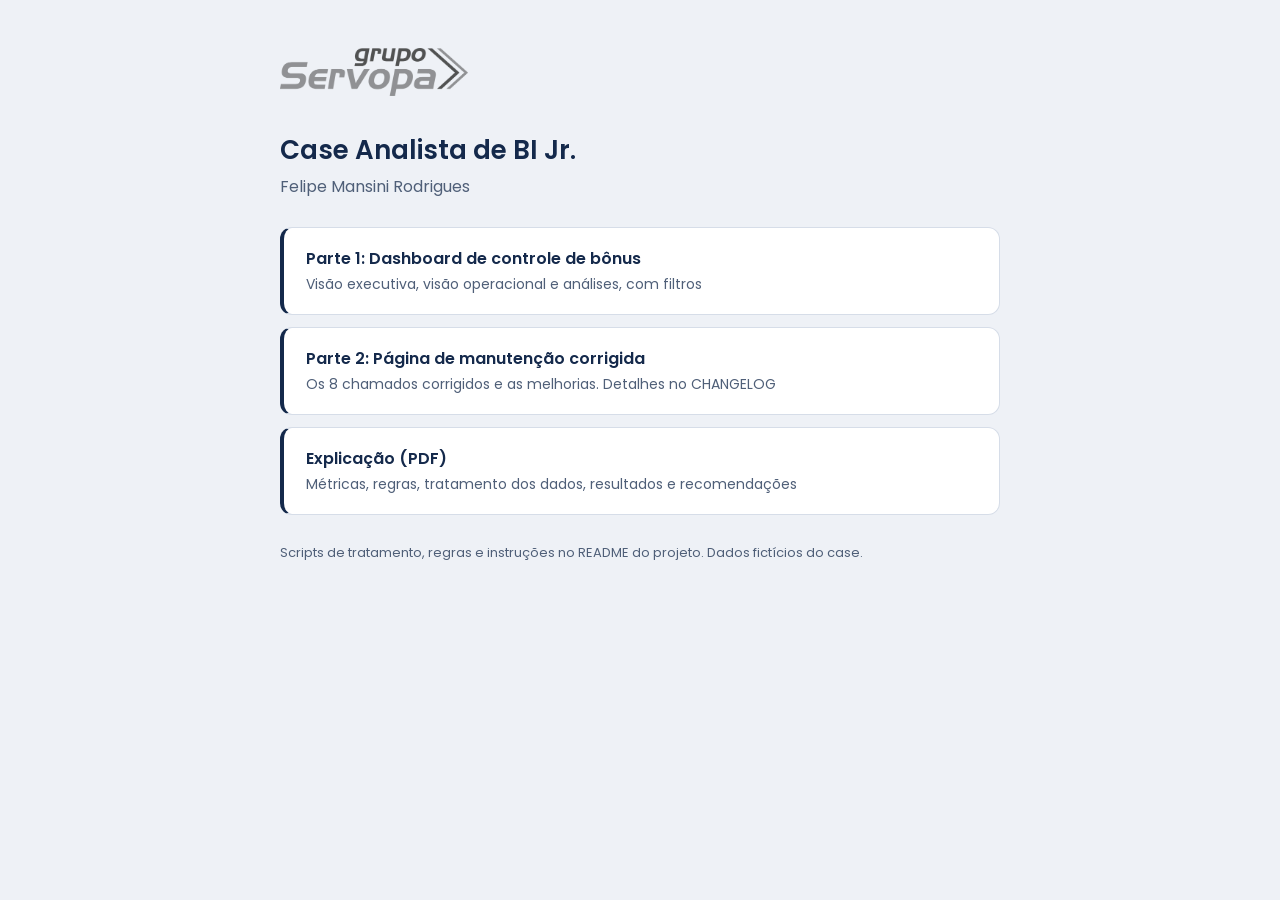
<file: index.html>
<!DOCTYPE html>
<html lang="pt-BR">
<head>
  <meta charset="UTF-8">
  <meta name="viewport" content="width=device-width, initial-scale=1">
  <title>Case Analista de BI Jr. | Felipe Mansini Rodrigues</title>
  <meta name="description" content="Entrega do case de Analista de BI Jr.: dashboard de controle de bônus, página de manutenção corrigida e explicação.">
  <link rel="icon" href="favicon.svg" type="image/svg+xml">
  <link rel="icon" href="favicon.png" type="image/png" sizes="32x32">
  <style>
    /* Página de entrada da entrega: leva para as duas partes e para a explicação */
    @font-face { font-family: "Poppins"; font-weight: 400; src: url("dashboard/fontes/poppins-latin-400-normal.woff2") format("woff2"); }
    @font-face { font-family: "Poppins"; font-weight: 600; src: url("dashboard/fontes/poppins-latin-600-normal.woff2") format("woff2"); }

    :root {
      --marinho: #14294b;
      --texto-2: #4f5f78;
      --fundo: #eef1f6;
      --linha: #d6dde8;
    }

    * { box-sizing: border-box; margin: 0; padding: 0; }

    body {
      min-height: 100vh;
      font-family: "Poppins", Arial, sans-serif;
      background: var(--fundo);
      color: var(--marinho);
      display: flex;
      flex-direction: column;
      align-items: center;
      padding: 48px 16px;
    }

    .conteudo { width: 100%; max-width: 720px; }

    /* multiply tira o fundo branco da imagem da logo sobre o fundo cinza */
    .logo { height: 48px; margin-bottom: 28px; mix-blend-mode: multiply; }

    h1 { font-size: 26px; font-weight: 600; margin-bottom: 4px; }

    .sub { color: var(--texto-2); margin-bottom: 28px; }

    .itens { list-style: none; display: grid; gap: 12px; }

    .itens a {
      display: block;
      padding: 18px 22px;
      background: #fff;
      border: 1px solid var(--linha);
      border-left: 4px solid var(--marinho);
      border-radius: 12px;
      color: inherit;
      text-decoration: none;
    }

    .itens a:hover { border-color: var(--marinho); }

    .itens a:focus-visible { outline: 2px solid var(--marinho); outline-offset: 3px; }

    .itens strong { display: block; font-size: 16px; font-weight: 600; }

    .itens span { font-size: 14px; color: var(--texto-2); }

    .rodape { margin-top: 28px; font-size: 13px; color: var(--texto-2); }
  </style>
</head>
<body>
  <main class="conteudo">
    <img class="logo" src="dashboard/img/logo-grupo-servopa.png" alt="Grupo Servopa">
    <h1>Case Analista de BI Jr.</h1>
    <p class="sub">Felipe Mansini Rodrigues</p>

    <ul class="itens">
      <li>
        <a href="dashboard/index.html">
          <strong>Parte 1: Dashboard de controle de bônus</strong>
          <span>Visão executiva, visão operacional e análises, com filtros</span>
        </a>
      </li>
      <li>
        <a href="pagina_manutencao/index.html">
          <strong>Parte 2: Página de manutenção corrigida</strong>
          <span>Os 8 chamados corrigidos e as melhorias. Detalhes no CHANGELOG</span>
        </a>
      </li>
      <li>
        <a href="Explicacao_Case_BI_Felipe_Mansini.pdf">
          <strong>Explicação (PDF)</strong>
          <span>Métricas, regras, tratamento dos dados, resultados e recomendações</span>
        </a>
      </li>
    </ul>

    <p class="rodape">Scripts de tratamento, regras e instruções no README do projeto. Dados fictícios do case.</p>
  </main>
</body>
</html>
</file>
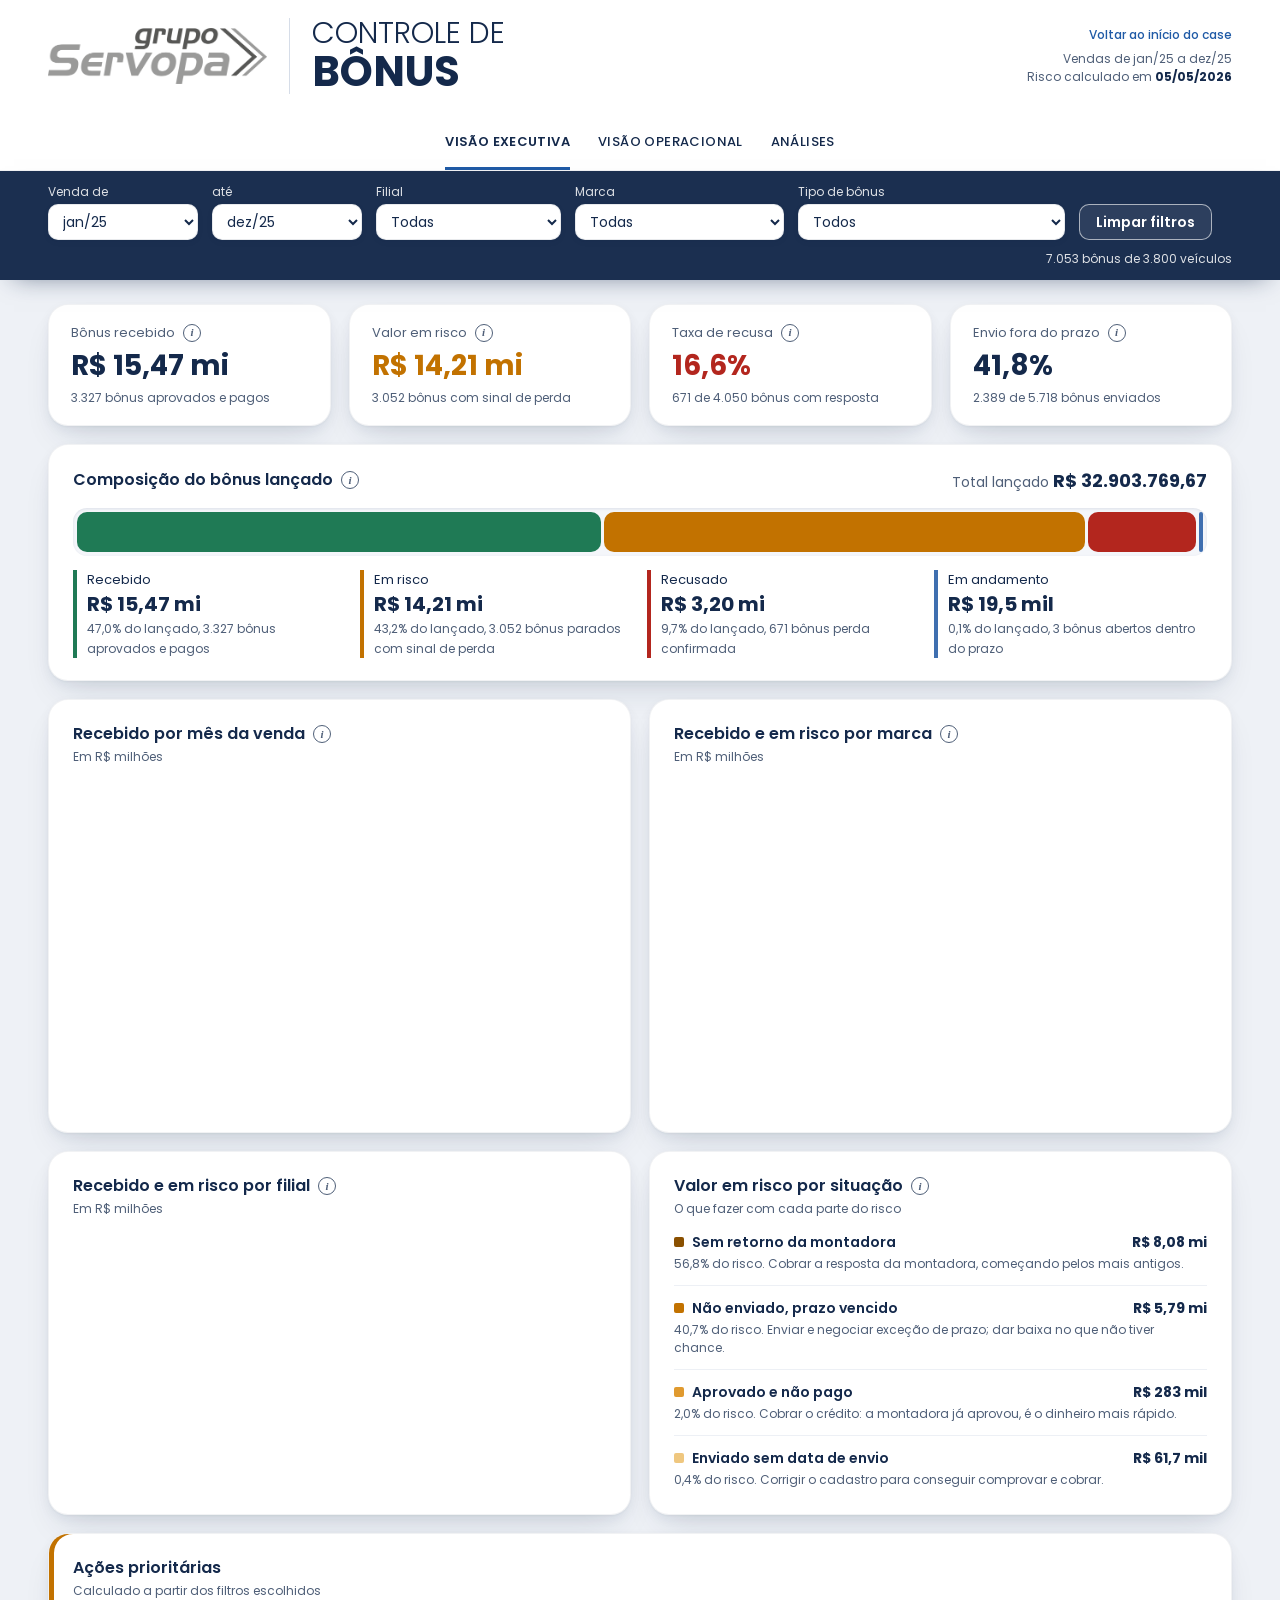
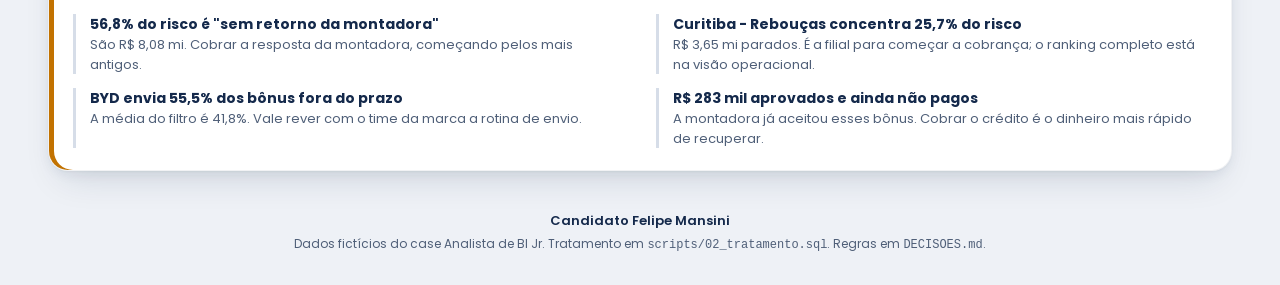
<file: dashboard/index.html>
<!DOCTYPE html>
<html lang="pt-BR">
<head>
  <meta charset="UTF-8">
  <meta name="viewport" content="width=device-width, initial-scale=1">
  <title>Controle de Bônus | Dealer Servopa</title>
  <meta name="description" content="Bônus de montadora: quanto foi recebido, quanto está em risco, onde o processo trava e onde agir primeiro.">

  <link rel="icon" href="../favicon.svg" type="image/svg+xml">
  <link rel="icon" href="../favicon.png" type="image/png" sizes="32x32">
  <link rel="stylesheet" href="style.css">
</head>
<body>

  <a class="pular" href="#conteudo">Pular para o conteúdo</a>

  <!-- ===================== Topo e abas ===================== -->
  <header class="topo">
    <div class="topo__marca">
      <img class="topo__logo" src="img/logo-grupo-servopa.png" alt="Grupo Servopa" width="297" height="83">
      <h1 class="topo__titulo">Controle de <strong>Bônus</strong></h1>
    </div>

    <nav class="abas" aria-label="Visões do dashboard">
      <div class="abas__lista" role="tablist">
        <button type="button" role="tab" id="aba-executiva" aria-controls="painel-executiva" aria-selected="true">Visão executiva</button>
        <button type="button" role="tab" id="aba-operacional" aria-controls="painel-operacional" aria-selected="false" tabindex="-1">Visão operacional</button>
        <button type="button" role="tab" id="aba-analises" aria-controls="painel-analises" aria-selected="false" tabindex="-1">Análises</button>
      </div>
    </nav>

    <div class="topo__ref">
      <a class="topo__voltar" href="../index.html">Voltar ao início do case</a>
      <p id="referencia"></p>
    </div>
  </header>

  <!-- ===================== Filtros (valem para todas as abas) ===================== -->
  <section class="filtros" aria-label="Filtros">
    <div class="filtros__grupo">
      <label for="filtro-de">Venda de</label>
      <select id="filtro-de"></select>
    </div>
    <div class="filtros__grupo">
      <label for="filtro-ate">até</label>
      <select id="filtro-ate"></select>
    </div>
    <div class="filtros__grupo">
      <label for="filtro-filial">Filial</label>
      <select id="filtro-filial"><option value="">Todas</option></select>
    </div>
    <div class="filtros__grupo">
      <label for="filtro-marca">Marca</label>
      <select id="filtro-marca"><option value="">Todas</option></select>
    </div>
    <div class="filtros__grupo">
      <label for="filtro-tipo">Tipo de bônus</label>
      <select id="filtro-tipo"><option value="">Todos</option></select>
    </div>
    <button type="button" class="botao botao--contorno" id="filtro-limpar">Limpar filtros</button>
    <p class="filtros__resumo" id="filtro-resumo" aria-live="polite"></p>
  </section>

  <main id="conteudo" class="conteudo">

    <!-- ===================== VISÃO EXECUTIVA ===================== -->
    <section class="painel" role="tabpanel" id="painel-executiva" aria-labelledby="aba-executiva">

      <div class="kpis" id="kpis"></div>

      <article class="card">
        <div class="card__cabecalho">
          <h2>Composição do bônus lançado <span class="info" data-info="Cada bônus está em uma única situação. Recebido usa o valor pago pela montadora. As outras usam o valor da campanha, porque o bônus ainda não foi pago."></span></h2>
          <p class="card__destaque">Total lançado <strong id="regua-total"></strong></p>
        </div>
        <div class="regua" id="regua" role="img"></div>
        <ul class="regua__legenda" id="regua-legenda"></ul>
      </article>

      <div class="grade grade--2">
        <article class="card">
          <h2>Recebido por mês da venda <span class="info" data-info="Soma do valor recebido dos bônus aprovados, pelo mês em que o veículo foi vendido."></span></h2>
          <p class="card__sub">Em R$ milhões</p>
          <div class="grafico grafico--alto"><canvas id="grafico-mes"></canvas></div>
        </article>
        <article class="card">
          <h2>Recebido e em risco por marca <span class="info" data-info="Verde: valor recebido. Âmbar: valor em risco (valor da campanha dos bônus parados com sinal de perda)."></span></h2>
          <p class="card__sub">Em R$ milhões</p>
          <div class="grafico grafico--alto"><canvas id="grafico-marca"></canvas></div>
        </article>
      </div>

      <div class="grade grade--2">
        <article class="card">
          <h2>Recebido e em risco por filial <span class="info" data-info="Verde: valor recebido. Âmbar: valor em risco."></span></h2>
          <p class="card__sub">Em R$ milhões</p>
          <div class="grafico"><canvas id="grafico-filial"></canvas></div>
        </article>
        <article class="card">
          <h2>Valor em risco por situação <span class="info" data-info="Sem retorno: enviado há mais de 75 dias, o maior tempo de resposta já registrado. Não enviado: pendente com prazo vencido. Aprovado e não pago: aprovado sem valor e sem data de recebimento. Enviado sem data: sem comprovação do envio."></span></h2>
          <p class="card__sub">O que fazer com cada parte do risco</p>
          <ul class="acoes-risco" id="lista-risco"></ul>
        </article>
      </div>

      <article class="card card--destaque">
        <h2>Ações prioritárias</h2>
        <p class="card__sub">Calculado a partir dos filtros escolhidos</p>
        <ul class="insights" id="insights"></ul>
      </article>
    </section>

    <!-- ===================== VISÃO OPERACIONAL ===================== -->
    <section class="painel" role="tabpanel" id="painel-operacional" aria-labelledby="aba-operacional" hidden>

      <article class="card">
        <h2>Gargalos do processo</h2>
        <p class="card__sub">Onde o bônus perde tempo, da venda até a resposta da montadora</p>
        <div class="etapas" id="etapas"></div>
      </article>

      <div class="grade grade--2">
        <article class="card">
          <h2>Envio fora do prazo por marca <span class="info" data-info="Bônus enviados depois de data da venda + prazo da campanha, divididos pelos bônus com data de envio. Em azul-escuro, as marcas acima da média."></span></h2>
          <p class="card__sub" id="sub-prazo"></p>
          <div class="grafico grafico--alto"><canvas id="grafico-prazo"></canvas></div>
        </article>
        <article class="card">
          <h2>Bônus enviados sem resposta <span class="info" data-info="Bônus com status Enviado, agrupados pelos dias entre o envio e a data de referência. Acima de 75 dias entram no valor em risco."></span></h2>
          <p class="card__sub">Há quanto tempo esperam a montadora</p>
          <div class="grafico grafico--alto"><canvas id="grafico-espera"></canvas></div>
        </article>
      </div>

      <article class="card">
        <div class="card__cabecalho">
          <h2>Ranking de risco <span class="info" data-info="Ordenado pelo valor em risco. A barra mostra de que situação vem o risco de cada linha."></span></h2>
          <div class="alternador" role="group" aria-label="Agrupar ranking por">
            <button type="button" data-ranking="filial" aria-pressed="true">Filial</button>
            <button type="button" data-ranking="marca" aria-pressed="false">Marca</button>
            <button type="button" data-ranking="campanha" aria-pressed="false">Campanha</button>
          </div>
        </div>
        <div class="tabela-rolagem" role="region" aria-label="Ranking de risco" tabindex="0">
          <table class="tabela" id="tabela-ranking"></table>
        </div>
        <ul class="legenda" id="legenda-ranking"></ul>
      </article>

      <article class="card">
        <div class="card__cabecalho">
          <h2>Bônus em risco, um a um</h2>
          <button type="button" class="botao" id="baixar-csv">Baixar CSV</button>
        </div>
        <div class="detalhe-filtros">
          <div class="filtros__grupo">
            <label for="detalhe-busca">Buscar chassi ou campanha</label>
            <input type="search" id="detalhe-busca" placeholder="Ex.: CAMP_0160" autocomplete="off">
          </div>
          <div class="filtros__grupo">
            <label for="detalhe-situacao">Situação</label>
            <select id="detalhe-situacao"><option value="">Todas</option></select>
          </div>
          <p class="detalhe-filtros__total" id="detalhe-total" aria-live="polite"></p>
        </div>
        <div class="tabela-rolagem" role="region" aria-label="Bônus em risco" tabindex="0">
          <table class="tabela tabela--detalhe" id="tabela-detalhe"></table>
        </div>
        <div class="paginacao" id="paginacao"></div>
      </article>

      <article class="card">
        <h2>Pontos para conferir na base <span class="info" data-info="Lançamentos que seguem nos números do dashboard, porque quem define o status é a montadora, mas que precisam de checagem. As regras de cada alerta estão no DECISOES.md (decisões 10 e 11)."></span></h2>
        <p class="card__sub">Lançamentos mantidos nos números, mas que o time operacional precisa revisar</p>
        <div class="tabela-rolagem" role="region" aria-label="Pontos para conferir na base" tabindex="0">
          <table class="tabela" id="tabela-alertas"></table>
        </div>
      </article>
    </section>

    <!-- ===================== ANÁLISES ===================== -->
    <section class="painel" role="tabpanel" id="painel-analises" aria-labelledby="aba-analises" hidden>

      <article class="card">
        <h2>Retorno por tipo de bônus <span class="info" data-info="Retorno: valor recebido dividido pelo total lançado do tipo (valor pago nos bônus recebidos e valor da campanha nos demais). Mostra quanto de cada real lançado virou dinheiro."></span></h2>
        <p class="card__sub">Quanto de cada real lançado entrou no caixa</p>
        <div class="tabela-rolagem" role="region" aria-label="Retorno por tipo de bônus" tabindex="0">
          <table class="tabela" id="tabela-tipos"></table>
        </div>
      </article>

      <article class="card">
        <h2>Campanhas que mais pagaram</h2>
        <p class="card__sub">10 maiores em valor recebido, em R$ mil</p>
        <div class="grafico grafico--alto"><canvas id="grafico-campanhas"></canvas></div>
      </article>

      <article class="card">
        <h2>Taxa de recusa por filial e marca <span class="info" data-info="Recusados divididos pelos bônus que já tiveram resposta (aprovados + recusados). Quanto mais escuro, maior a recusa. Células com menos de 10 bônus decididos ficam em branco."></span></h2>
        <p class="card__sub">Em %. A última linha e a última coluna mostram o total de cada marca e de cada filial.</p>
        <div class="tabela-rolagem" role="region" aria-label="Taxa de recusa por filial e marca" tabindex="0">
          <table class="calor" id="mapa-recusa"></table>
        </div>
      </article>

      <article class="card">
        <div class="card__cabecalho">
          <div>
            <h2>Dependência do bônus na margem <span class="info" data-info="Margem sem bônus: margem líquida pré-bônus dividida pelo valor de venda. Margem com bônus: margem pré-bônus mais o bônus aprovado do veículo, dividida pelo valor de venda. Peso do bônus: bônus recebido dividido pela margem com bônus. O filtro de tipo de bônus não muda esta tabela, porque a margem é do veículo inteiro."></span></h2>
            <p class="card__sub">Quanto maior o peso do bônus, mais a margem cai quando o bônus não entra.</p>
          </div>
          <div class="alternador" role="group" aria-label="Agrupar margem por">
            <button type="button" data-margem="marca" aria-pressed="true">Marca</button>
            <button type="button" data-margem="filial" aria-pressed="false">Filial</button>
          </div>
        </div>
        <div class="tabela-rolagem" role="region" aria-label="Peso do bônus na margem" tabindex="0">
          <table class="tabela" id="tabela-margem"></table>
        </div>
      </article>

      <article class="card">
        <h2>Pós-venda e recusa <span class="info" data-info="Cada bônus de pós-venda depende de um indicador do veículo. Os veículos foram divididos em 4 faixas de cada indicador, com cortes nos quartis da base inteira. A tabela compara a taxa de recusa (recusados dividido por aprovados + recusados) na pior e na melhor faixa. No tempo de atendimento, a pior faixa é a dos atendimentos mais demorados."></span></h2>
        <p class="card__sub">Taxa de recusa de cada bônus de pós-venda, nos veículos com o pior e com o melhor resultado no indicador</p>
        <div class="tabela-rolagem" role="region" aria-label="Pós-venda e recusa" tabindex="0">
          <table class="tabela" id="tabela-posvenda"></table>
        </div>
        <p class="card__nota" id="nota-posvenda"></p>
      </article>
    </section>
  </main>

  <footer class="rodape">
    <p class="rodape__autor">Candidato Felipe Mansini</p>
    <p>Dados fictícios do case Analista de BI Jr. Tratamento em <code>scripts/02_tratamento.sql</code>. Regras em <code>DECISOES.md</code>.</p>
  </footer>

  <!-- Chart.js 4.5.1 (licença MIT) fica na pasta lib para a página abrir sem internet -->
  <script src="lib/chart.umd.min.js"></script>
  <script src="dados.js"></script>
  <script src="app.js"></script>
</body>
</html>
</file>
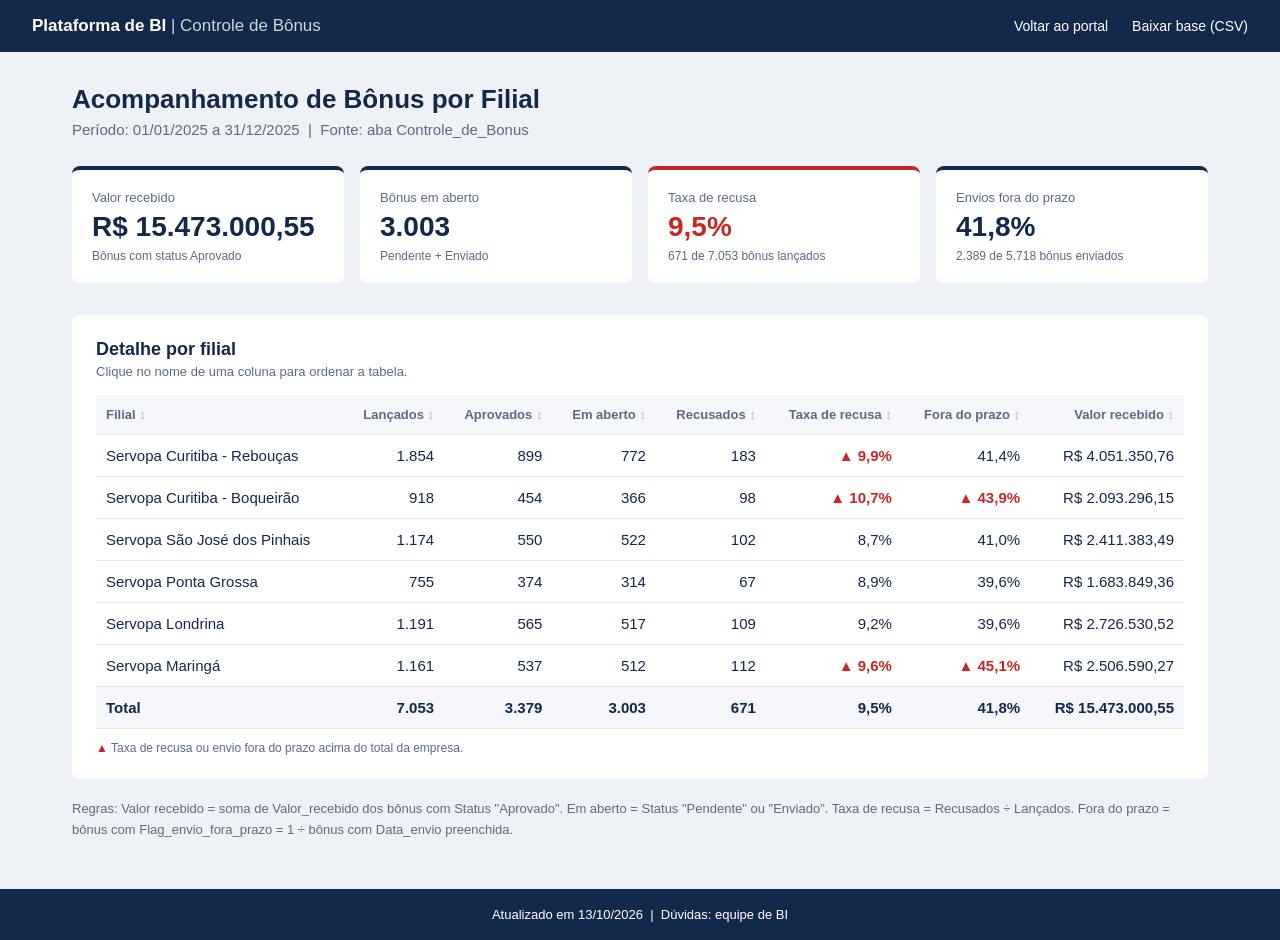
<file: pagina_manutencao/index.html>
<!DOCTYPE html>
<html lang="pt-BR">
<head>
  <meta charset="UTF-8">
  <meta name="viewport" content="width=device-width, initial-scale=1">
  <title>Acompanhamento de Bônus por Filial | Plataforma de BI</title>
  <link rel="icon" href="../favicon.svg" type="image/svg+xml">
  <link rel="icon" href="../favicon.png" type="image/png" sizes="32x32">
  <link rel="stylesheet" href="style.css">
</head>
<body>

  <header class="topo">
    <div class="topo__marca">Plataforma de BI <span>| Controle de Bônus</span></div>
    <nav class="topo__links" aria-label="Links da página">
      <a href="../index.html">Voltar ao portal</a>
      <a href="base_controle_de_bonus.csv" download>Baixar base (CSV)</a>
    </nav>
  </header>

  <main class="conteudo">

    <section class="titulo">
      <h1>Acompanhamento de Bônus por Filial</h1>
      <p>Período: 01/01/2025 a 31/12/2025 &nbsp;|&nbsp; Fonte: aba Controle_de_Bonus</p>
    </section>

    <section class="cards" aria-label="Indicadores">
      <div class="card">
        <span class="card__rotulo">Valor recebido</span>
        <strong class="card__valor">R$ 15.473.000,55</strong>
        <span class="card__nota">Bônus com status Aprovado</span>
      </div>
      <div class="card">
        <span class="card__rotulo">Bônus em aberto</span>
        <strong class="card__valor">3.003</strong>
        <span class="card__nota">Pendente + Enviado</span>
      </div>
      <div class="card card--alert">
        <span class="card__rotulo">Taxa de recusa</span>
        <strong class="card__valor">9,5%</strong>
        <span class="card__nota">671 de 7.053 bônus lançados</span>
      </div>
      <div class="card">
        <span class="card__rotulo">Envios fora do prazo</span>
        <strong class="card__valor">41,8%</strong>
        <span class="card__nota">2.389 de 5.718 bônus enviados</span>
      </div>
    </section>

    <section class="bloco">
      <h2 id="titulo-tabela">Detalhe por filial</h2>
      <p class="bloco__ajuda">Clique no nome de uma coluna para ordenar a tabela.</p>

      <div class="tabela-rolagem" role="region" aria-labelledby="titulo-tabela" tabindex="0">
        <table class="tabela">
          <thead>
            <tr>
              <th scope="col" aria-sort="none"><button type="button" class="ordenar" data-tipo="texto">Filial</button></th>
              <th scope="col" aria-sort="none"><button type="button" class="ordenar" data-tipo="numero">Lançados</button></th>
              <th scope="col" aria-sort="none"><button type="button" class="ordenar" data-tipo="numero">Aprovados</button></th>
              <th scope="col" aria-sort="none"><button type="button" class="ordenar" data-tipo="numero">Em aberto</button></th>
              <th scope="col" aria-sort="none"><button type="button" class="ordenar" data-tipo="numero">Recusados</button></th>
              <th scope="col" aria-sort="none"><button type="button" class="ordenar" data-tipo="numero" data-alerta>Taxa de recusa</button></th>
              <th scope="col" aria-sort="none"><button type="button" class="ordenar" data-tipo="numero" data-alerta>Fora do prazo</button></th>
              <th scope="col" aria-sort="none"><button type="button" class="ordenar" data-tipo="numero">Valor recebido</button></th>
            </tr>
          </thead>
          <tbody>
            <tr>
              <td>Servopa Curitiba - Rebouças</td>
              <td>1.854</td><td>899</td><td>772</td><td>183</td>
              <td>9,9%</td><td>41,4%</td>
              <td>R$ 4.051.350,76</td>
            </tr>
            <tr>
              <td>Servopa Curitiba - Boqueirão</td>
              <td>918</td><td>454</td><td>366</td><td>98</td>
              <td>10,7%</td><td>43,9%</td>
              <td>R$ 2.093.296,15</td>
            </tr>
            <tr>
              <td>Servopa São José dos Pinhais</td>
              <td>1.174</td><td>550</td><td>522</td><td>102</td>
              <td>8,7%</td><td>41,0%</td>
              <td>R$ 2.411.383,49</td>
            </tr>
            <tr>
              <td>Servopa Ponta Grossa</td>
              <td>755</td><td>374</td><td>314</td><td>67</td>
              <td>8,9%</td><td>39,6%</td>
              <td>R$ 1.683.849,36</td>
            </tr>
            <tr>
              <td>Servopa Londrina</td>
              <td>1.191</td><td>565</td><td>517</td><td>109</td>
              <td>9,2%</td><td>39,6%</td>
              <td>R$ 2.726.530,52</td>
            </tr>
            <tr>
              <td>Servopa Maringá</td>
              <td>1.161</td><td>537</td><td>512</td><td>112</td>
              <td>9,6%</td><td>45,1%</td>
              <td>R$ 2.506.590,27</td>
            </tr>
          </tbody>
          <!-- O total fica no tfoot para não sair do fim da tabela quando ela é ordenada -->
          <tfoot>
            <tr class="tabela__total">
              <td>Total</td>
              <td>7.053</td><td>3.379</td><td>3.003</td><td>671</td>
              <td>9,5%</td><td>41,8%</td>
              <td>R$ 15.473.000,55</td>
            </tr>
          </tfoot>
        </table>
      </div>

      <p class="legenda"><span class="acima-total" aria-hidden="true">▲</span> Taxa de recusa ou envio fora do prazo acima do total da empresa.</p>
    </section>

    <p class="regras">
      Regras: Valor recebido = soma de Valor_recebido dos bônus com Status "Aprovado".
      Em aberto = Status "Pendente" ou "Enviado". Taxa de recusa = Recusados ÷ Lançados.
      Fora do prazo = bônus com Flag_envio_fora_prazo = 1 ÷ bônus com Data_envio preenchida.
    </p>

  </main>

  <footer class="rodape">
    Atualizado em 13/10/2026 &nbsp;|&nbsp; Dúvidas: equipe de BI
  </footer>

  <script src="tabela.js"></script>
</body>
</html>
</file>
<file: dashboard/style.css>
/* =========================================================
   Controle de Bônus | Dealer Servopa

   1. Variáveis
   2. Base
   3. Topo e abas
   4. Filtros
   5. Layout (grade e cards)
   6. Indicadores e régua
   7. Gráficos, listas e etapas
   8. Tabelas e mapa de calor
   9. Botão de informação (i)
  10. Rodapé
  11. Telas menores
   ========================================================= */

/* ---------- Fonte ---------- */
/* Poppins fica junto com a página, para ela abrir igual mesmo sem internet */
@font-face { font-family: "Poppins"; font-weight: 300; font-display: swap; src: url("fontes/poppins-latin-300-normal.woff2") format("woff2"); }
@font-face { font-family: "Poppins"; font-weight: 400; font-display: swap; src: url("fontes/poppins-latin-400-normal.woff2") format("woff2"); }
@font-face { font-family: "Poppins"; font-weight: 500; font-display: swap; src: url("fontes/poppins-latin-500-normal.woff2") format("woff2"); }
@font-face { font-family: "Poppins"; font-weight: 600; font-display: swap; src: url("fontes/poppins-latin-600-normal.woff2") format("woff2"); }
@font-face { font-family: "Poppins"; font-weight: 700; font-display: swap; src: url("fontes/poppins-latin-700-normal.woff2") format("woff2"); }

/* ---------- 1. Variáveis ---------- */
/* Paleta tirada do material do case e do site do Grupo Servopa */
:root {
  --marinho: #14294b;
  --azul: #1f5aa6;
  --texto: #14294b;
  --texto-2: #4f5f78;
  --fundo: #eef1f6;
  --branco: #ffffff;
  --linha: #d6dde8;
  --linha-clara: #edf0f5;
  --realce: #f4f6fa;

  /* Situação do bônus */
  --recebido: #1f7a55;
  --risco: #c27200;
  --recusado: #b3261e;
  --andamento: #3f6fb0;

  /* Situações do risco, do mais grave ao mais leve */
  --risco-1: #8a5000;
  --risco-2: #c27200;
  --risco-3: #e09a2f;
  --risco-4: #efc77f;

  --foco: #1f5aa6;
  --fonte: "Poppins", "Segoe UI", Arial, sans-serif;
  --raio: 20px;
  --raio-pequeno: 10px;

  /* Profundidade no estilo iOS: bordas quase invisíveis e sombras suaves em camadas */
  --borda-suave: 1px solid rgba(20, 41, 75, .06);
  --sombra-card:
    0 1px 2px rgba(20, 41, 75, .04),
    0 4px 12px rgba(20, 41, 75, .05),
    0 18px 36px -14px rgba(20, 41, 75, .16);
  --sombra-leve:
    0 1px 2px rgba(20, 41, 75, .06),
    0 2px 6px rgba(20, 41, 75, .06);
}

/* ---------- 2. Base ---------- */
*,
*::before,
*::after {
  box-sizing: border-box;
}

body {
  margin: 0;
  font-family: var(--fonte);
  font-size: 14px;
  line-height: 1.5;
  color: var(--texto);
  background: var(--fundo);
}

h1, h2, p, ul {
  margin: 0;
}

button,
input,
select {
  font: inherit;
  color: inherit;
}

:focus-visible {
  outline: 3px solid var(--foco);
  outline-offset: 2px;
  border-radius: 4px;
}

[hidden] {
  display: none !important;
}

/* Texto lido só por leitores de tela */
.sr-only {
  position: absolute;
  width: 1px;
  height: 1px;
  overflow: hidden;
  clip: rect(0 0 0 0);
  white-space: nowrap;
}

.pular {
  position: absolute;
  left: 16px;
  top: -60px;
  z-index: 50;
  padding: 8px 14px;
  background: var(--branco);
  border-radius: var(--raio-pequeno);
}

.pular:focus {
  top: 12px;
}

/* ---------- 3. Topo e abas ---------- */
/* Três colunas: as laterais têm a mesma largura (1fr), então as abas
   ficam no centro da página, independente do tamanho da logo e da data */
.topo {
  display: grid;
  grid-template-columns: 1fr auto 1fr;
  grid-template-areas: "marca abas ref";
  align-items: center;
  gap: 12px 32px;
  padding: 18px 48px 0;
  background: var(--branco);
  border-bottom: var(--borda-suave);
}

/* Logo à esquerda, separada do título por uma linha fina */
.topo__marca {
  grid-area: marca;
  display: flex;
  align-items: center;
  gap: 22px;
  padding-bottom: 18px;
}

.topo__logo {
  height: 56px;
  width: auto;
}

.topo__titulo {
  padding-left: 22px;
  border-left: 1px solid var(--linha);
  font-size: 30px;
  font-weight: 300;
  line-height: 1.05;
  text-transform: uppercase;
}

.topo__titulo strong {
  display: block;
  font-size: 42px;
  font-weight: 700;
}

.topo__ref {
  grid-area: ref;
  justify-self: end;
  font-size: 12px;
  color: var(--texto-2);
  text-align: right;
  padding-bottom: 18px;
}

/* Link para a página inicial da entrega (index.html na raiz) */
.topo__voltar {
  display: inline-block;
  margin-bottom: 6px;
  font-weight: 500;
  color: var(--azul);
  text-decoration: none;
}

.topo__voltar:hover {
  text-decoration: underline;
}

.topo__ref strong {
  color: var(--texto);
}

.abas {
  grid-area: abas;
  align-self: end;
  justify-self: center;
  overflow-x: auto;
}

.abas__lista {
  display: flex;
  gap: 28px;
}

.abas button {
  padding: 8px 0 16px;
  border: none;
  border-bottom: 3px solid transparent;
  background: none;
  font-size: 13px;
  font-weight: 500;
  letter-spacing: .03em;
  text-transform: uppercase;
  white-space: nowrap;
  cursor: pointer;
}

.abas button:hover {
  color: var(--azul);
}

.abas button[aria-selected="true"] {
  font-weight: 600;
  border-bottom-color: var(--azul);
}

/* ---------- 4. Filtros ---------- */
/* Os filtros acompanham a rolagem para estarem sempre à mão.
   O fundo levemente transparente com desfoque mostra o conteúdo passando por baixo. */
.filtros {
  position: sticky;
  top: 0;
  z-index: 20;
  display: flex;
  flex-wrap: wrap;
  align-items: flex-end;
  gap: 10px 14px;
  padding: 12px 48px;
  background: rgba(20, 41, 75, .97);
  -webkit-backdrop-filter: saturate(180%) blur(18px);
  backdrop-filter: saturate(180%) blur(18px);
  box-shadow: 0 10px 24px -14px rgba(20, 41, 75, .6);
  color: var(--branco);
}

.filtros__grupo {
  display: flex;
  flex-direction: column;
  gap: 3px;
}

.filtros__grupo label {
  font-size: 12px;
  opacity: .85;
}

select,
input[type="search"] {
  height: 36px;
  min-width: 150px;
  padding: 0 10px;
  border: 1px solid rgba(20, 41, 75, .1);
  border-radius: var(--raio-pequeno);
  background: var(--branco);
  color: var(--texto);
  box-shadow: var(--sombra-leve);
}

.filtros :focus-visible {
  outline-color: #ffd36b;
}

.filtros__resumo {
  margin-left: auto;
  align-self: center;
  font-size: 12px;
  opacity: .85;
}

.botao {
  height: 36px;
  padding: 0 16px;
  border: 1px solid var(--azul);
  border-radius: var(--raio-pequeno);
  background: var(--azul);
  color: var(--branco);
  font-weight: 600;
  box-shadow: 0 1px 2px rgba(31, 90, 166, .3), 0 6px 14px -4px rgba(31, 90, 166, .45);
  cursor: pointer;
}

.botao:hover {
  filter: brightness(1.1);
}

.botao--contorno {
  border-color: rgba(255, 255, 255, .6);
  background: rgba(255, 255, 255, .08);
  box-shadow: none;
}

/* ---------- 5. Layout ---------- */
.conteudo {
  max-width: 1340px;
  margin: 0 auto;
  padding: 24px 48px 40px;
}

.painel {
  display: flex;
  flex-direction: column;
  gap: 18px;
}

.grade {
  display: grid;
  gap: 18px;
}

.grade--2 {
  grid-template-columns: repeat(2, minmax(0, 1fr));
}

.card {
  min-width: 0;
  padding: 22px 24px;
  background: var(--branco);
  border: var(--borda-suave);
  border-radius: var(--raio);
  box-shadow: var(--sombra-card);
}

.card h2 {
  display: flex;
  align-items: center;
  gap: 8px;
  font-size: 16px;
  font-weight: 600;
}

.card__sub {
  margin-top: 2px;
  margin-bottom: 14px;
  font-size: 12px;
  color: var(--texto-2);
}

.card__cabecalho {
  display: flex;
  flex-wrap: wrap;
  align-items: center;
  justify-content: space-between;
  gap: 10px 16px;
  margin-bottom: 14px;
}

.card__destaque {
  color: var(--texto-2);
}

.card__destaque strong {
  color: var(--texto);
  font-size: 18px;
}

/* Faixa âmbar à esquerda, feita com sombra interna para acompanhar o canto arredondado */
.card--destaque {
  box-shadow: inset 5px 0 0 var(--risco), var(--sombra-card);
}

/* ---------- 6. Indicadores e régua ---------- */
.kpis {
  display: grid;
  grid-template-columns: repeat(4, minmax(0, 1fr));
  gap: 18px;
}

.kpi {
  padding: 18px 22px;
  background: var(--branco);
  border: var(--borda-suave);
  border-radius: var(--raio);
  box-shadow: var(--sombra-card);
}

.kpi__nome {
  display: flex;
  align-items: center;
  gap: 8px;
  font-size: 13px;
  color: var(--texto-2);
}

.kpi__valor {
  margin: 2px 0;
  font-size: 28px;
  font-weight: 700;
  font-variant-numeric: tabular-nums;
}

.kpi__detalhe {
  font-size: 12px;
  color: var(--texto-2);
}

.kpi--risco .kpi__valor {
  color: var(--risco);
}

/* Padrão de alerta da plataforma: valor em vermelho */
.kpi--alerta .kpi__valor {
  color: var(--recusado);
}

/* A régua fica num trilho levemente afundado */
.regua {
  display: flex;
  gap: 3px;
  height: 48px;
  padding: 4px;
  background: var(--realce);
  border-radius: 14px;
  box-shadow: inset 0 1px 3px rgba(20, 41, 75, .1);
}

.regua span {
  min-width: 4px;
  border-radius: 10px;
}

.regua__legenda {
  display: grid;
  grid-template-columns: repeat(4, minmax(0, 1fr));
  gap: 14px;
  margin-top: 14px;
  padding: 0;
  list-style: none;
}

.regua__legenda li {
  padding-left: 10px;
  border-left: 4px solid var(--cor);
  font-size: 13px;
}

.regua__legenda strong {
  display: block;
  font-size: 20px;
  font-variant-numeric: tabular-nums;
}

.regua__legenda small {
  font-size: 12px;
  color: var(--texto-2);
}

/* ---------- 7. Gráficos, listas e etapas ---------- */
.grafico {
  position: relative;
  height: 260px;
}

.grafico--alto {
  height: 330px;
}

.acoes-risco {
  display: flex;
  flex-direction: column;
  gap: 12px;
  padding: 0;
  list-style: none;
}

.acoes-risco li {
  display: grid;
  grid-template-columns: minmax(0, 1fr) auto;
  gap: 2px 12px;
  padding-bottom: 12px;
  border-bottom: 1px solid var(--linha-clara);
}

.acoes-risco li:last-child {
  border-bottom: none;
  padding-bottom: 0;
}

.acoes-risco__nome {
  font-weight: 600;
}

.acoes-risco__nome::before {
  content: "";
  display: inline-block;
  width: 10px;
  height: 10px;
  margin-right: 8px;
  border-radius: 2px;
  background: var(--cor);
}

.acoes-risco__valor {
  font-weight: 700;
  font-variant-numeric: tabular-nums;
}

.acoes-risco__acao {
  grid-column: 1 / -1;
  font-size: 12px;
  color: var(--texto-2);
}

.insights {
  display: grid;
  grid-template-columns: repeat(2, minmax(0, 1fr));
  gap: 14px 32px;
  padding: 0;
  list-style: none;
}

.insights li {
  padding-left: 14px;
  border-left: 3px solid var(--linha);
}

.insights strong {
  display: block;
}

.insights p {
  font-size: 13px;
  color: var(--texto-2);
}

.etapas {
  display: grid;
  grid-template-columns: repeat(3, minmax(0, 1fr));
  gap: 18px;
}

.etapa {
  padding: 16px 18px;
  background: linear-gradient(180deg, #f8fafc, #f1f4f9);
  border: var(--borda-suave);
  border-radius: 16px;
  box-shadow: inset 0 1px 0 var(--branco);
}

.etapa__nome {
  display: flex;
  align-items: center;
  gap: 8px;
  font-size: 13px;
  font-weight: 600;
}

.etapa__valor {
  font-size: 26px;
  font-weight: 700;
  font-variant-numeric: tabular-nums;
}

.etapa__detalhe {
  font-size: 12px;
  color: var(--texto-2);
}

.legenda {
  display: flex;
  flex-wrap: wrap;
  gap: 4px 16px;
  margin-top: 12px;
  padding: 0;
  list-style: none;
  font-size: 12px;
  color: var(--texto-2);
}

.legenda li::before {
  content: "";
  display: inline-block;
  width: 10px;
  height: 10px;
  margin-right: 6px;
  border-radius: 2px;
  background: var(--cor);
  vertical-align: -1px;
}

/* ---------- 8. Tabelas e mapa de calor ---------- */
.tabela-rolagem {
  overflow-x: auto;
}

.tabela {
  width: 100%;
  border-collapse: collapse;
  font-size: 13px;
}

.tabela th,
.tabela td {
  padding: 9px 10px;
  border-bottom: 1px solid var(--linha-clara);
  text-align: left;
  vertical-align: middle;
}

.tabela thead th {
  font-size: 12px;
  font-weight: 500;
  color: var(--texto-2);
  background: var(--realce);
  border-bottom: none;
  white-space: nowrap;
}

/* Cabeçalho da tabela em formato de pílula */
.tabela thead th:first-child {
  border-radius: 10px 0 0 10px;
}

.tabela thead th:last-child {
  border-radius: 0 10px 10px 0;
}

.tabela tbody th {
  font-weight: 600;
}

.tabela tbody tr:hover {
  background: var(--realce);
}

/* Linha de total no fim da tabela */
.tabela__total th,
.tabela__total td {
  font-weight: 600;
  border-top: 2px solid var(--marinho);
  border-bottom: none;
}

/* Título de grupo dentro da tabela */
.tabela .tabela__grupo th {
  padding-top: 14px;
  font-size: 11px;
  font-weight: 500;
  color: var(--texto-2);
  background: none;
}

.tabela tbody tr.tabela__grupo:hover {
  background: none;
}

.card__nota {
  margin-top: 10px;
  font-size: 12px;
  color: var(--texto-2);
}

.num {
  text-align: right !important;
  font-variant-numeric: tabular-nums;
  white-space: nowrap;
}

/* Regra de alinhamento das tabelas: nomes à esquerda, valores em R$ à
   direita (para os centavos ficarem um embaixo do outro) e o resto centralizado */
.centro {
  text-align: center !important;
  font-variant-numeric: tabular-nums;
  white-space: nowrap;
}

.centro .composicao,
.centro .barra-tabela {
  margin: 0 auto;
}

.centro .barra-tabela {
  width: max-content;
}

/* Largura fixa para o percentual, assim as barras ficam alinhadas entre as linhas */
.barra-tabela .num {
  display: inline-block;
  min-width: 44px;
}

/* Cabeçalho clicável para ordenar, com a aparência do próprio cabeçalho */
.ordenar {
  font: inherit;
  color: inherit;
  background: none;
  border: 0;
  padding: 0;
  cursor: pointer;
  white-space: nowrap;
}

.ordenar:hover {
  color: var(--texto);
}

.ordenar::after {
  content: "↕";
  display: inline-block;
  margin-left: 4px;
  opacity: .4;
}

th[aria-sort="ascending"] .ordenar,
th[aria-sort="descending"] .ordenar {
  color: var(--texto);
  font-weight: 600;
}

th[aria-sort="ascending"] .ordenar::after {
  content: "▲";
  opacity: 1;
  font-size: 9px;
}

th[aria-sort="descending"] .ordenar::after {
  content: "▼";
  opacity: 1;
  font-size: 9px;
}

.tabela__sub {
  display: block;
  font-size: 11px;
  font-weight: 400;
  color: var(--texto-2);
}

.tabela--detalhe {
  font-size: 12px;
}

.tabela--detalhe th,
.tabela--detalhe td {
  padding: 8px 8px;
  white-space: nowrap;
}

.composicao {
  display: flex;
  gap: 2px;
  width: 140px;
  height: 12px;
}

.composicao span {
  min-width: 2px;
}

.barra-tabela {
  display: flex;
  align-items: center;
  gap: 8px;
}

.barra-tabela__trilho {
  flex: 0 0 120px;
  height: 10px;
  background: var(--realce);
  border-radius: 999px;
  box-shadow: inset 0 1px 2px rgba(20, 41, 75, .08);
}

.barra-tabela__trilho span {
  display: block;
  height: 100%;
  background: var(--recebido);
  border-radius: 999px;
}

.selo {
  display: inline-block;
  padding: 2px 10px;
  border-radius: 999px;
  font-size: 11px;
  font-weight: 600;
  background: var(--cor-fundo);
  color: var(--cor-texto);
  white-space: nowrap;
}

/* Controle segmentado no padrão iOS: trilho cinza e opção ativa em pílula */
.alternador {
  display: inline-flex;
  gap: 2px;
  padding: 3px;
  background: #e7ebf2;
  border-radius: 12px;
  box-shadow: inset 0 1px 2px rgba(20, 41, 75, .08);
}

.alternador button {
  padding: 6px 16px;
  border: none;
  border-radius: 9px;
  background: transparent;
  font-size: 12px;
  font-weight: 600;
  cursor: pointer;
}

.alternador button[aria-pressed="true"] {
  background: var(--marinho);
  color: var(--branco);
  box-shadow: 0 1px 3px rgba(20, 41, 75, .3), 0 4px 10px -2px rgba(20, 41, 75, .25);
}

.detalhe-filtros {
  display: flex;
  flex-wrap: wrap;
  align-items: flex-end;
  gap: 10px 14px;
  margin-bottom: 14px;
}

.detalhe-filtros label {
  font-size: 12px;
  color: var(--texto-2);
}

.detalhe-filtros input[type="search"] {
  min-width: 240px;
}

.detalhe-filtros__total {
  margin-left: auto;
  font-size: 13px;
  color: var(--texto-2);
}

.paginacao {
  display: flex;
  justify-content: flex-end;
  align-items: center;
  gap: 10px;
  margin-top: 12px;
  font-size: 13px;
  color: var(--texto-2);
}

.paginacao button {
  height: 32px;
  padding: 0 14px;
  border: 1px solid rgba(20, 41, 75, .1);
  border-radius: var(--raio-pequeno);
  background: var(--branco);
  box-shadow: var(--sombra-leve);
  cursor: pointer;
}

.paginacao button:disabled {
  opacity: .45;
  cursor: not-allowed;
}

/* Colunas de mesma largura; nomes longos de marca quebram linha */
.calor {
  width: 100%;
  min-width: 860px;
  table-layout: fixed;
  border-collapse: separate;
  border-spacing: 2px;
  font-size: 12px;
}

.calor thead th:first-child {
  width: 150px;
}

.calor th {
  padding: 6px 4px;
  font-weight: 500;
  color: var(--texto-2);
  text-align: center;
  vertical-align: bottom;
  line-height: 1.25;
}

.calor tbody th {
  text-align: left;
  white-space: nowrap;
}

.calor td {
  height: 34px;
  border-radius: 7px;
  text-align: center;
  font-variant-numeric: tabular-nums;
}

.calor abbr {
  text-decoration: none;
  cursor: help;
}

.calor .calor__total {
  font-weight: 700;
}

/* No celular o mapa rola para o lado com colunas mais largas,
   para o nome das marcas caber sem quebrar no meio da palavra */
@media (max-width: 860px) {
  .calor {
    min-width: 1200px;
  }
}

/* Valor em R$ das tabelas: completo no computador, resumido no celular */
.valor-curto {
  display: none;
}

@media (max-width: 600px) {
  .valor-cheio {
    display: none;
  }

  .valor-curto {
    display: inline;
  }
}

.vazio {
  padding: 24px;
  color: var(--texto-2);
  text-align: center;
}

/* ---------- 9. Botão de informação (i) ---------- */
/* Abre ao passar o mouse, ao receber foco pelo Tab e ao tocar (celular) */
.info {
  position: relative;
  display: inline-flex;
}

.info__botao {
  display: inline-grid;
  place-items: center;
  width: 18px;
  height: 18px;
  padding: 0;
  border: 1px solid var(--texto-2);
  border-radius: 50%;
  background: var(--branco);
  color: var(--texto-2);
  font-size: 11px;
  font-weight: 700;
  font-style: italic;
  font-family: Georgia, serif;
  line-height: 1;
  cursor: help;
}

.info__texto {
  position: absolute;
  top: calc(100% + 8px);
  left: -10px;
  z-index: 30;
  width: min(280px, 75vw);
  padding: 12px 14px;
  border-radius: 14px;
  background: rgba(20, 41, 75, .94);
  -webkit-backdrop-filter: blur(12px);
  backdrop-filter: blur(12px);
  color: var(--branco);
  font-size: 12px;
  font-weight: 400;
  line-height: 1.45;
  text-transform: none;
  letter-spacing: 0;
  box-shadow: 0 12px 32px -6px rgba(20, 41, 75, .4);
  /* Fechada, a caixa não ocupa espaço (senão alarga a página no celular) */
  display: none;
}

.info:hover .info__texto,
.info__botao:focus-visible + .info__texto,
.info--aberto .info__texto {
  display: block;
}

/* Na metade direita da tela, a caixa abre para a esquerda */
.info--direita .info__texto {
  left: auto;
  right: -10px;
}

/* ---------- 10. Rodapé ---------- */
.rodape {
  padding: 0 48px 32px;
  font-size: 12px;
  color: var(--texto-2);
  text-align: center;
}

.rodape__autor {
  margin-bottom: 4px;
  font-size: 13px;
  font-weight: 600;
  color: var(--texto);
}

/* ---------- 11. Telas menores ---------- */
@media (max-width: 1100px) {
  .kpis,
  .regua__legenda {
    grid-template-columns: repeat(2, minmax(0, 1fr));
  }
}

/* Em telas menores a logo, as abas e a data não cabem numa linha só.
   A logo e a data ficam em cima e as abas descem, centralizadas. */
@media (max-width: 1340px) {
  .topo {
    grid-template-columns: 1fr auto;
    grid-template-areas:
      "marca ref"
      "abas  abas";
  }
}

@media (max-width: 860px) {
  .grade--2,
  .insights,
  .etapas {
    grid-template-columns: minmax(0, 1fr);
  }

  .filtros {
    position: static;
  }

  .filtros__resumo {
    width: 100%;
    margin-left: 0;
  }
}

@media (max-width: 600px) {
  /* No celular o topo vira uma coluna: logo, data e abas, um embaixo do outro */
  .topo {
    grid-template-columns: minmax(0, 1fr);
    grid-template-areas:
      "marca"
      "ref"
      "abas";
    padding: 14px 16px 0;
  }

  .topo__marca {
    gap: 14px;
    padding-bottom: 4px;
  }

  .topo__logo {
    height: 36px;
  }

  .topo__titulo {
    padding-left: 14px;
    font-size: 20px;
  }

  .topo__titulo strong {
    font-size: 28px;
  }

  .topo__ref {
    justify-self: start;
    text-align: left;
    padding-bottom: 4px;
  }

  .abas {
    justify-self: stretch;
  }

  .abas__lista {
    gap: 20px;
  }

  .filtros {
    padding: 12px 16px;
  }

  .filtros__grupo {
    flex: 1 1 140px;
  }

  select,
  input[type="search"],
  .detalhe-filtros input[type="search"] {
    width: 100%;
    min-width: 0;
  }

  .conteudo {
    padding: 16px 16px 32px;
  }

  .card,
  .kpi {
    padding: 16px;
  }

  .kpis,
  .regua__legenda {
    grid-template-columns: minmax(0, 1fr);
  }

  .kpi__valor {
    font-size: 24px;
  }

  .rodape {
    padding: 0 16px 24px;
  }

  /* No celular a explicação aparece fixa na parte de baixo da tela */
  .info__texto,
  .info--direita .info__texto {
    position: fixed;
    top: auto;
    right: 16px;
    bottom: 16px;
    left: 16px;
    width: auto;
    font-size: 13px;
  }
}

@media (prefers-reduced-motion: reduce) {
  * {
    transition: none !important;
  }
}
</file>
<file: pagina_manutencao/style.css>
/* =========================================================
   Plataforma de BI - Controle de Bônus
   Folha de estilo da página "Acompanhamento de Bônus por Filial"
   ========================================================= */

* {
  box-sizing: border-box;
  margin: 0;
  padding: 0;
}

/* Foco visível ao navegar pelo teclado (Tab). A cor acompanha o texto do
   elemento, então o contorno aparece tanto no topo escuro quanto no fundo claro. */
:focus-visible {
  outline: 2px solid currentColor;
  outline-offset: 3px;
  border-radius: 2px;
}

body {
  font-family: Arial, Helvetica, sans-serif;
  background: #eef1f5;
  color: #13294b;
  font-size: 15px;
}

/* ---------- Topo ---------- */
.topo {
  display: flex;
  flex-wrap: wrap;
  justify-content: space-between;
  align-items: center;
  gap: 8px 24px;
  background: #13294b;
  color: #ffffff;
  padding: 16px 32px;
}

.topo__marca {
  font-weight: bold;
  font-size: 17px;
}

.topo__marca span {
  font-weight: normal;
  opacity: .8;
}

.topo__links {
  display: flex;
  flex-wrap: wrap;
  gap: 8px 24px;
}

.topo__links a {
  color: #ffffff;
  text-decoration: none;
  font-size: 14px;
}

.topo__links a:hover {
  text-decoration: underline;
}

/* ---------- Conteúdo ---------- */
.conteudo {
  max-width: 1200px;
  margin: 0 auto;
  padding: 32px;
}

.titulo h1 {
  font-size: 26px;
  margin-bottom: 6px;
}

.titulo p {
  color: #5a6b85;
  margin-bottom: 28px;
}

/* ---------- Cards de indicadores ---------- */
.cards {
  display: grid;
  grid-template-columns: repeat(4, 1fr);
  gap: 16px;
  margin-bottom: 32px;
}

.card {
  background: #ffffff;
  border-radius: 8px;
  padding: 20px;
  border-top: 4px solid #13294b;
  display: flex;
  flex-direction: column;
  gap: 6px;
}

.card__rotulo {
  font-size: 13px;
  color: #5a6b85;
}

.card__valor {
  font-size: 28px;
}

.card__nota {
  font-size: 12px;
  color: #5a6b85;
}

/* Padrão da plataforma: indicador de alerta em vermelho */
.card--alert {
  border-top-color: #c62828;
}

.card--alert .card__valor {
  color: #c62828;
}

/* ---------- Tabela ---------- */
.bloco {
  background: #ffffff;
  border-radius: 8px;
  padding: 24px;
}

.bloco h2 {
  font-size: 18px;
  margin-bottom: 4px;
}

.bloco__ajuda {
  font-size: 13px;
  color: #5a6b85;
  margin-bottom: 16px;
}

/* A tabela rola dentro do próprio quadro quando a tela é estreita,
   em vez de empurrar a página inteira para os lados */
.tabela-rolagem {
  position: relative;   /* mantém o texto para leitor de tela dentro do quadro */
  overflow-x: auto;
}

.tabela {
  width: 100%;
  min-width: 760px;
  border-collapse: collapse;
}

.tabela th,
.tabela td {
  padding: 12px 10px;
  border-bottom: 1px solid #e3e8ef;
  text-align: left;
}

/* Colunas de número alinhadas à direita, para as casas decimais
   e os milhares ficarem um embaixo do outro */
.tabela th:not(:first-child),
.tabela td:not(:first-child) {
  text-align: right;
  white-space: nowrap;
  font-variant-numeric: tabular-nums;
}

/* Largura mínima para o nome da filial não quebrar em três linhas no celular */
.tabela td:first-child {
  min-width: 190px;
}

.tabela th {
  background: #f5f7fa;
  font-size: 13px;
  color: #5a6b85;
}

.tabela__total td {
  font-weight: bold;
  background: #f5f7fa;
}

/* Botão de ordenar com a aparência do próprio cabeçalho */
.ordenar {
  font: inherit;
  font-weight: bold;
  color: inherit;
  background: none;
  border: 0;
  cursor: pointer;
  text-align: inherit;
}

.ordenar::after {
  content: " ↕";
  opacity: .45;
}

th[aria-sort="ascending"] .ordenar::after {
  content: " ▲";
  opacity: 1;
}

th[aria-sort="descending"] .ordenar::after {
  content: " ▼";
  opacity: 1;
}

th[aria-sort="ascending"],
th[aria-sort="descending"] {
  color: #13294b;
}

/* Filial acima do total da empresa, no vermelho de alerta da plataforma */
.acima-total {
  color: #c62828;
  font-weight: bold;
}

.legenda {
  margin-top: 12px;
  font-size: 12px;
  color: #5a6b85;
}

/* Texto lido apenas por leitores de tela */
.leitor {
  position: absolute;
  width: 1px;
  height: 1px;
  overflow: hidden;
  clip: rect(0 0 0 0);
  white-space: nowrap;
}

/* ---------- Regras de cálculo ---------- */
.regras {
  margin-top: 20px;
  font-size: 13px;
  line-height: 1.6;
  color: #5a6b85;
}

/* ---------- Rodapé ---------- */
.rodape {
  margin-top: 16px;
  background: #13294b;
  color: #ffffff;
  text-align: center;
  padding: 18px;
  font-size: 13px;
}

/* ---------- Telas menores ---------- */
@media (max-width: 900px) {
  .cards {
    grid-template-columns: repeat(2, 1fr);
  }
}

@media (max-width: 560px) {
  .topo {
    padding: 14px 16px;
  }

  .conteudo {
    padding: 20px 16px;
  }

  .titulo h1 {
    font-size: 22px;
  }

  .cards {
    grid-template-columns: 1fr;
  }

  .bloco {
    padding: 16px;
  }
}
</file>
